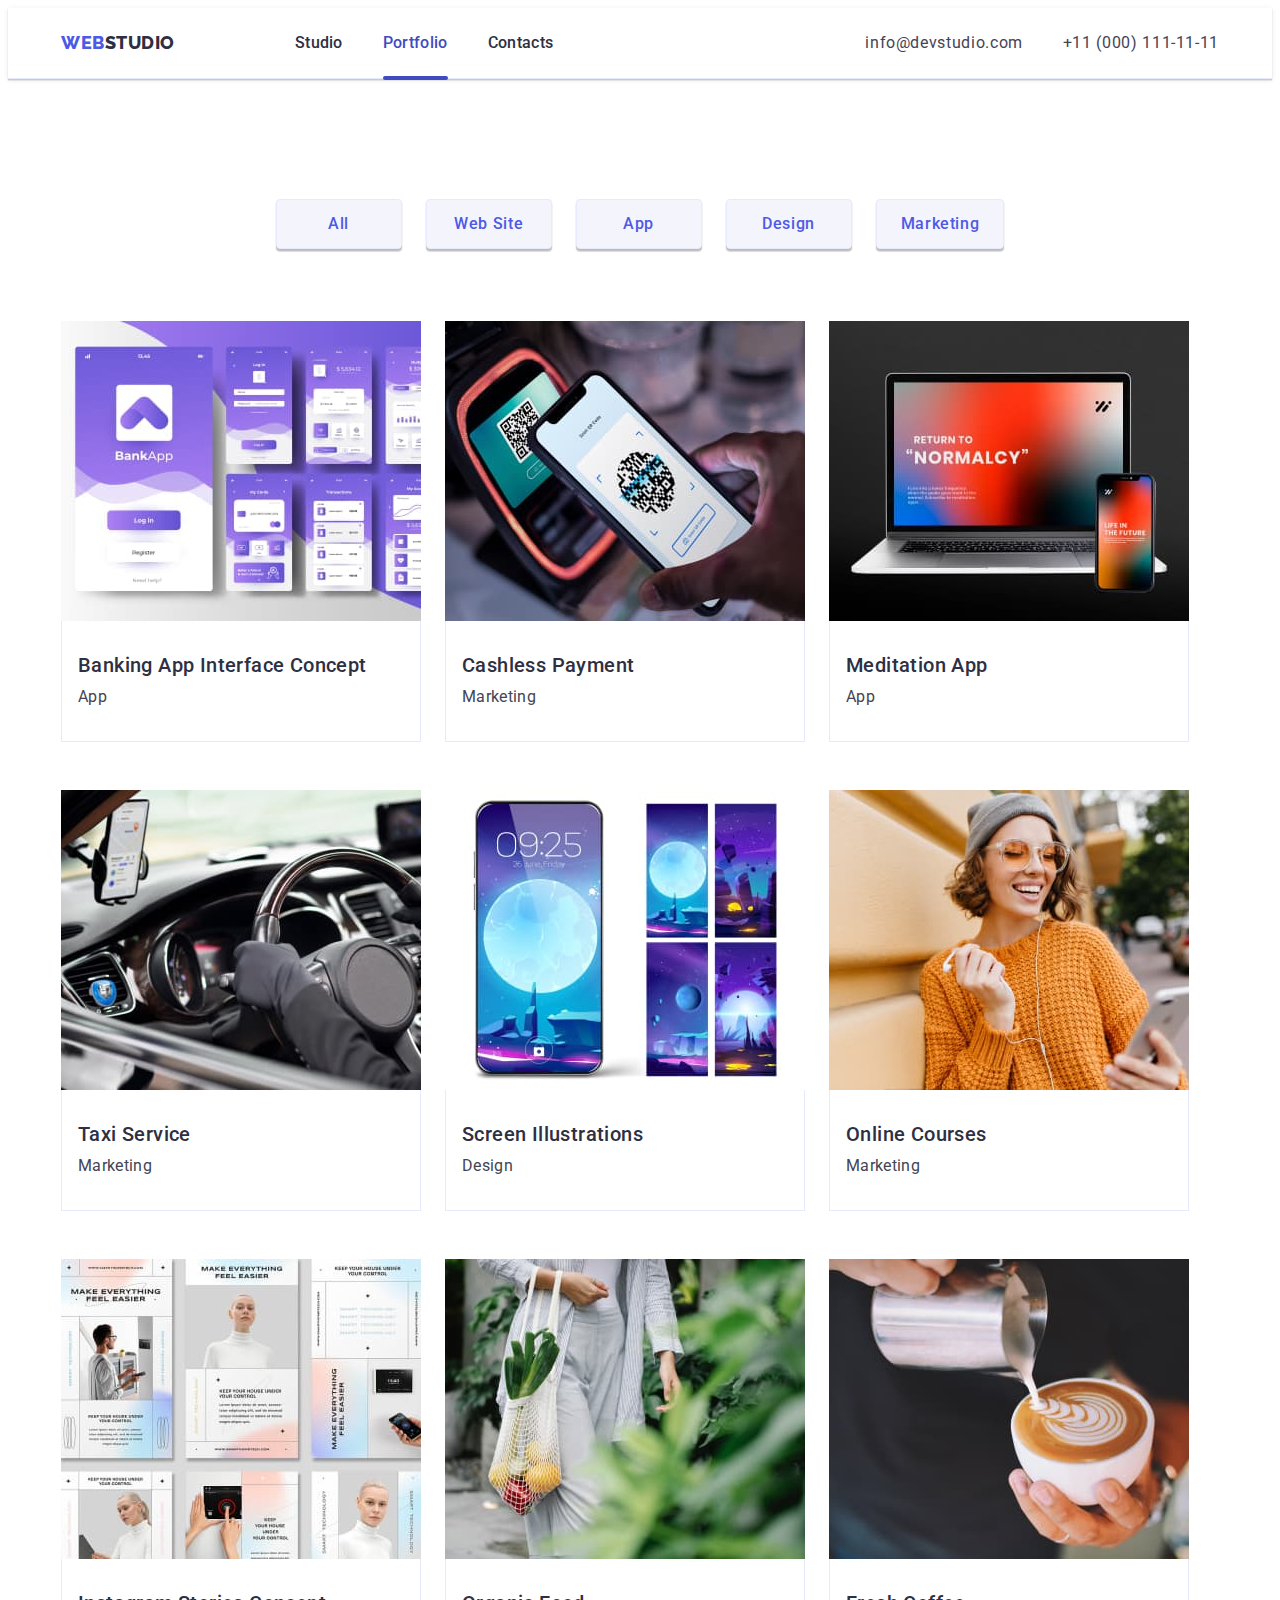
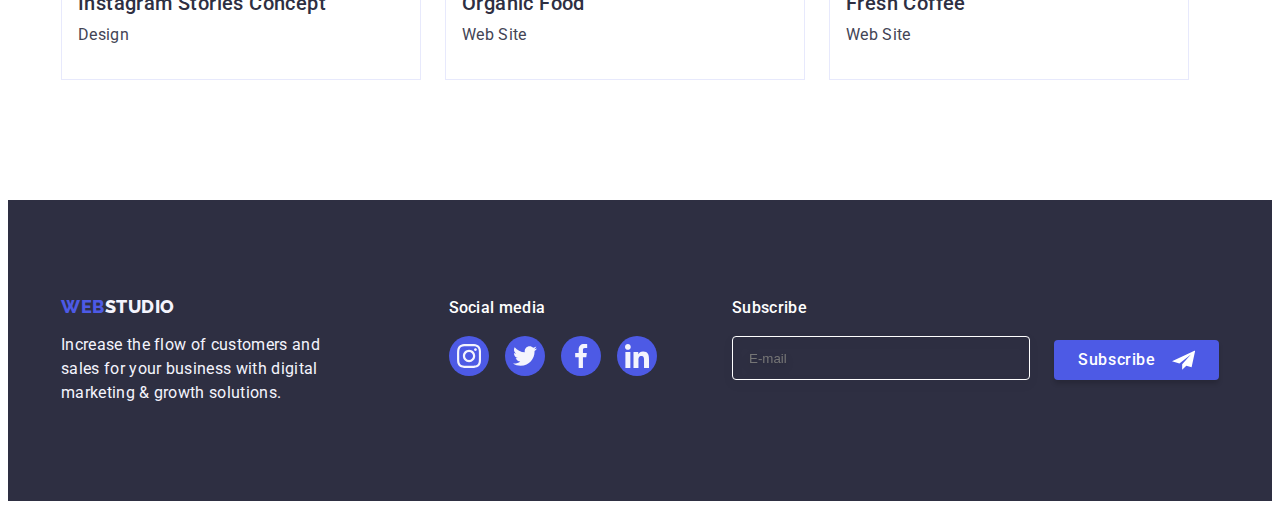
<file: portfolio.html>
<!DOCTYPE html>
<html lang="en">
  <head>
    <meta charset="UTF-8" />
    <meta http-equiv="X-UA-Compatible" content="IE=edge" />
    <meta name="viewport" content="width=device-width, initial-scale=1.0" />

    <link rel="preconnect" href="https://fonts.googleapis.com" />
    <link rel="preconnect" href="https://fonts.gstatic.com" crossorigin />
    <link
      href="https://fonts.googleapis.com/css2?family=Raleway:wght@800&family=Roboto:wght@400;500;700&display=swap"
      rel="stylesheet"
    />
    <title>Portfolio</title>
    <link
      rel="stylesheet"
      href="https://cdnjs.cloudflare.com/ajax/libs/modern-normalize/1.1.0/modern-normalize.min.css"
      integrity="sha512-wpPYUAdjBVSE4KJnH1VR1HeZfpl1ub8YT/NKx4PuQ5NmX2tKuGu6U/JRp5y+Y8XG2tV+wKQpNHVUX03MfMFn9Q=="
      crossorigin="anonymous"
      referrerpolicy="no-referrer"
    />
    <link rel="stylesheet" href="./css/styles.css" />
  </head>

  <body>
    <!-- Header section -->
    <header class="top-header">
      <div class="top-header-container container">
        <a class="header-logo link" href="./index.html"
          >Web<span class="studio-logo">Studio</span></a
        >
        <!-- button-toggle -->
        <button
          class="menu-toggle js-open-menu"
          aria-expanded="false"
          aria-controls="mobile-menu"
        >
          <svg class="icon-burger-btn" width="30" height="19">
            <use href="./images/icons.svg#icon-burger-menu"></use>
          </svg>
        </button>

        <div class="header-menu">
          <nav class="nav-menu">
            <ul class="menu-list list">
              <li class="menu-item">
                <a class="menu-link link" href="./index.html">Studio</a>
              </li>
              <li class="menu-item">
                <a class="menu-link link active" href="./portfolio.html"
                  >Portfolio</a
                >
              </li>
              <li class="menu-item">
                <a class="menu-link link" href="">Contacts</a>
              </li>
            </ul>
          </nav>
          <!-- contacts -->
          <address class="contacts-sec">
            <ul class="contacts-list link list">
              <li class="contacts-items">
                <a
                  class="contact-link link contact-link-second"
                  href="mailto:info@devstudio.com"
                  >info@devstudio.com</a
                >
              </li>
              <li class="contacts-items">
                <a
                  class="contact-link link contact-link-second"
                  href="tel:+110001111111"
                  >+11 (000) 111-11-11</a
                >
              </li>
            </ul>
          </address>
        </div>
      </div>
    </header>

    <main>
      <section class="buttoms section section-but-list">
        <div class="container">
          <h1 class="visually-hidden">секція 1</h1>
          <ul class="but-list list">
            <li>
              <button class="but-item sec-button" type="button">All</button>
            </li>
            <li>
              <button class="but-item sec-button" type="button">
                Web Site
              </button>
            </li>
            <li>
              <button class="but-item sec-button" type="button">App</button>
            </li>
            <li>
              <button class="but-item sec-button" type="button">Design</button>
            </li>
            <li>
              <button class="but-item sec-button" type="button">
                Marketing
              </button>
            </li>
          </ul>

          <ul class="image-post list flex-container">
            <li class="alignment-list-studio portfolio-card-animation">
              <a class="link-examples-work link" href="">
                <div class="portfolio-thumb">
                  <img
                    src="./images/portfolio/banking-app-interface-concept.jpg"
                    alt="banking-app"
                    width="360"
                    height="300"
                  />
                  <p class="text-card-portfolio">
                    14 Stylish and User-Friendly App Design Concepts · Task
                    Manager App · Calorie Tracker App · Exotic Fruit Ecommerce
                    App · Cloud Storage App
                  </p>
                </div>
                <div class="employees-card-portfolio-wrapper">
                  <h2 class="portfolio-card">Banking App Interface Concept</h2>
                  <p class="scroll-title-description">App</p>
                </div>
              </a>
            </li>
            <li class="alignment-list-studio portfolio-card-animation">
              <a class="link-examples-work link" href="">
                <div class="portfolio-thumb">
                  <img
                    src="./images/portfolio/cashless-payment.jpg"
                    alt="cashless-payment"
                    width="360"
                    height="300"
                  />
                  <p class="text-card-portfolio">
                    14 Stylish and User-Friendly App Design Concepts · Task
                    Manager App · Calorie Tracker App · Exotic Fruit Ecommerce
                    App · Cloud Storage App
                  </p>
                </div>
                <div class="employees-card-portfolio-wrapper">
                  <h2 class="portfolio-card">Cashless Payment</h2>
                  <p class="scroll-title-description">Marketing</p>
                </div>
              </a>
            </li>
            <li class="alignment-list-studio portfolio-card-animation">
              <a class="link-examples-work link" href="">
                <div class="portfolio-thumb">
                  <img
                    src="./images/portfolio/meditation-app.jpg"
                    alt="meditation-app"
                    width="360"
                    height="300"
                  />
                  <p class="text-card-portfolio">
                    14 Stylish and User-Friendly App Design Concepts · Task
                    Manager App · Calorie Tracker App · Exotic Fruit Ecommerce
                    App · Cloud Storage App
                  </p>
                </div>
                <div class="employees-card-portfolio-wrapper">
                  <h2 class="portfolio-card">Meditation App</h2>
                  <p class="scroll-title-description">App</p>
                </div>
              </a>
            </li>
            <li class="alignment-list-studio portfolio-card-animation">
              <a class="link-examples-work link" href="">
                <div class="portfolio-thumb">
                  <img
                    src="./images/portfolio/taxi-service.jpg"
                    alt="taxi-service"
                    width="360"
                    height="300"
                  />
                  <p class="text-card-portfolio">
                    14 Stylish and User-Friendly App Design Concepts · Task
                    Manager App · Calorie Tracker App · Exotic Fruit Ecommerce
                    App · Cloud Storage App
                  </p>
                </div>
                <div class="employees-card-portfolio-wrapper">
                  <h2 class="portfolio-card">Taxi Service</h2>
                  <p class="scroll-title-description">Marketing</p>
                </div>
              </a>
            </li>
            <li class="alignment-list-studio portfolio-card-animation">
              <a class="link-examples-work link" href="">
                <div class="portfolio-thumb">
                  <img
                    src="./images/portfolio/screen-illustrations.jpg"
                    alt="screen-illustrations"
                    width="360"
                    height="300"
                  />
                  <p class="text-card-portfolio">
                    14 Stylish and User-Friendly App Design Concepts · Task
                    Manager App · Calorie Tracker App · Exotic Fruit Ecommerce
                    App · Cloud Storage App
                  </p>
                </div>
                <div class="employees-card-portfolio-wrapper">
                  <h2 class="portfolio-card">Screen Illustrations</h2>
                  <p class="scroll-title-description">Design</p>
                </div>
              </a>
            </li>
            <li class="alignment-list-studio portfolio-card-animation">
              <a class="link-examples-work link" href="">
                <div class="portfolio-thumb">
                  <img
                    src="./images/portfolio/online-courses.jpg"
                    alt="online-courses"
                    width="360"
                    height="300"
                  />
                  <p class="text-card-portfolio">
                    14 Stylish and User-Friendly App Design Concepts · Task
                    Manager App · Calorie Tracker App · Exotic Fruit Ecommerce
                    App · Cloud Storage App
                  </p>
                </div>
                <div class="employees-card-portfolio-wrapper">
                  <h2 class="portfolio-card">Online Courses</h2>
                  <p class="scroll-title-description">Marketing</p>
                </div>
              </a>
            </li>
            <li class="alignment-list-studio portfolio-card-animation">
              <a class="link-examples-work link" href="">
                <div class="portfolio-thumb">
                  <img
                    src="./images/portfolio/instagram-stories-concept.jpg"
                    alt="instagram-stories"
                    width="360"
                    height="300"
                  />
                  <p class="text-card-portfolio">
                    14 Stylish and User-Friendly App Design Concepts · Task
                    Manager App · Calorie Tracker App · Exotic Fruit Ecommerce
                    App · Cloud Storage App
                  </p>
                </div>
                <div class="employees-card-portfolio-wrapper">
                  <h2 class="portfolio-card">Instagram Stories Concept</h2>
                  <p class="scroll-title-description">Design</p>
                </div>
              </a>
            </li>
            <li class="alignment-list-studio portfolio-card-animation">
              <a class="link-examples-work link" href="">
                <div class="portfolio-thumb">
                  <img
                    src="./images/portfolio/organic-food.jpg"
                    alt="organic-food"
                    width="360"
                    height="300"
                  />
                  <p class="text-card-portfolio">
                    14 Stylish and User-Friendly App Design Concepts · Task
                    Manager App · Calorie Tracker App · Exotic Fruit Ecommerce
                    App · Cloud Storage App
                  </p>
                </div>
                <div class="employees-card-portfolio-wrapper">
                  <h2 class="portfolio-card">Organic Food</h2>
                  <p class="scroll-title-description">Web Site</p>
                </div>
              </a>
            </li>
            <li class="alignment-list-studio portfolio-card-animation">
              <a class="link-examples-work link" href="">
                <div class="portfolio-thumb">
                  <img
                    src="./images/portfolio/fresh-coffee.jpg"
                    alt="fresh-coffee"
                    width="360"
                    height="300"
                  />
                  <p class="text-card-portfolio">
                    14 Stylish and User-Friendly App Design Concepts · Task
                    Manager App · Calorie Tracker App · Exotic Fruit Ecommerce
                    App · Cloud Storage App
                  </p>
                </div>
                <div class="employees-card-portfolio-wrapper">
                  <h2 class="portfolio-card">Fresh Coffee</h2>
                  <p class="scroll-title-description">Web Site</p>
                </div>
              </a>
            </li>
          </ul>
        </div>
      </section>
    </main>

    <!-- Footer section -->
    <footer class="basement">
      <div class="basement-container container">
        <div class="logoblock">
          <a class="basement-logo-iris link" href="./index.html"
            >Web<span class="basement-logo-cloud">Studio</span></a
          >
          <p class="text-format">
            Increase the flow of customers and sales for your business with
            digital marketing & growth solutions.
          </p>
        </div>

        <div class="social-block">
          <p class="soc-text-format">Social media</p>
          <ul class="list social-list-footer">
            <li class="social-list-footer-item">
              <a href="#" class="social-list-footer-link">
                <svg class="social-list-icon" width="24" height="24">
                  <use href="./images/icons.svg#icon-instagram"></use>
                </svg>
              </a>
            </li>
            <li class="social-list-footer-item">
              <a href="#" class="social-list-footer-link">
                <svg class="social-list-icon" width="24" height="24">
                  <use href="./images/icons.svg#icon-twitter"></use>
                </svg>
              </a>
            </li>
            <li class="social-list-footer-item">
              <a href="#" class="social-list-footer-link">
                <svg class="social-list-icon" width="24" height="24">
                  <use href="./images/icons.svg#icon-facebook"></use>
                </svg>
              </a>
            </li>
            <li class="social-list-footer-item">
              <a href="#" class="social-list-footer-link">
                <svg class="social-list-icon" width="24" height="24">
                  <use href="./images/icons.svg#icon-linkedin"></use>
                </svg>
              </a>
            </li>
          </ul>
        </div>
        <form class="form-subsr">
          <label class="subsr-form-field">
            <span class="form-subsr-lbl">Subscribe</span>
            <input
              type="email"
              name="user_email"
              class="form-subsr-input"
              required
              placeholder="E-mail"
            />
          </label>

          <button type="submit" class="subscr-butn">
            Subscribe
            <svg class="icon-subsr-btn" width="24" height="24">
              <use href="./images/icons.svg#icon-subscr"></use>
            </svg>
          </button>
        </form>
      </div>
    </footer>
  </body>
</html>
</file>
<file: css/styles.css>
:root {
  --primary-font: "Roboto", sans-serif;
  --secondary-font: "Raleway", sans-serif;

  /* Pressed state > CTAs */
  --ocean-button-color: #404bbf;
  /* Primary Brand > CTAs, Focused, Active, states, Links */
  --iris-button-color: #4d5ae5;

  /* Hero background > Hero image background, Modal overlay, Overlay.
  Dark > Overlays, Shadows, Headings */
  --navy-blue-color: #2e2f42;
  /* Success > Valid fields, Success messages */
  --green-color: #31d0aa;
  /* Text > Body text */
  --slate-color: #434455;
  /* Subtle Text > Helper text, Deemphasized text */
  --light-slate-color: #8e8f99;
  /* Accent > Accent color, Hairlines, Subtle backgrounds*/
  --cornflower-color: #e7e9fc;
  /* Light > Light mode backgrounds. Light mode Dialogs/alerts */
  --cloud-background-color: #f4f4fd;
  /* Modal overlay> Overlay> NAVY BLUE modal */
  --navyblue-modal-color: #2e2f42;
  /* Hero background > Hero image background */
  --hero-background-color: #2e2f42;
  /* White background > Header,  team card background */
  --white-color: #ffffff;
  /* Modal background  */
  --dairy-color: #fcfcfc;
}

/* ==================ul and link style configuration================== */

h1,
h2,
h3,
h4,
p {
  margin-top: 0;
  margin-bottom: 0;
}

img {
  display: block;
}

button {
  cursor: pointer;
}

.list {
  list-style: none;
  padding: 0;
  margin: 0;
}

.link {
  text-decoration: none;
}

.visually-hidden {
  position: absolute;
  width: 1px;
  height: 1px;
  margin: -1px;
  border: 0;
  padding: 0;

  white-space: nowrap;
  clip-path: inset(100%);
  clip: rect(0 0 0 0);
  overflow: hidden;
}

.section {
  padding: 96px 0px;
}

/* desktop screen */
@media only screen and (min-width: 1200px) {
  .section {
    padding: 120px 0px;
  }
}

.section-work {
  padding-top: 0;
}

/* ==================/ul and link style configuration================== */

body {
  font-family: var(--primary-font);
  background-color: var(--white-color);
  font-weight: 500;
  color: var(--slate-color);
}

/* mobile  screen. new idea*/
.container {
  min-width: 320px;
  max-width: 428px;
  margin: 0 auto;
  padding-left: 16px;
  padding-right: 16px;
}

/* Tablet  screen*/
@media only screen and (min-width: 768px) {
  .container {
    max-width: 768px;
  }
}

/* descktop screen */
@media only screen and (min-width: 1158px) {
  .container {
    max-width: 1158px;
    padding-left: 15px;
    padding-right: 15px;
  }
}

img {
  display: block;
  max-width: 100%;
  height: auto;
}

/* ==========================HEADER ========================== */
.top-header {
  padding: 24px 0;
  border-bottom: 1px solid var(--cornflower-color);
  box-shadow: 0px 2px 1px rgba(46, 47, 66, 0.08),
    0px 1px 1px rgba(46, 47, 66, 0.16), 0px 1px 6px rgba(46, 47, 66, 0.08);
}

@media only screen and (min-width: 768px) {
  .top-header {
    padding: 0;
  }
}

.top-header-container {
  display: flex;
  align-items: center;
}

@media only screen and (min-width: 768px) {
  .top-header-container {
    flex-direction: row;
    justify-content: space-between;
    min-height: 70px;
    /* max-width: none; */
  }
}

.header-menu {
  width: 100%;
  display: flex;
}

/* розташування в рядок хедера */
.nav-menu {
  /* display: flex; */
  /* flex-wrap: wrap; */
  /* gap: 76px; */
  /* align-items: center; */
  display: flex;
  align-content: center;
  flex-wrap: wrap;
  /* margin-right: auto; */
}

@media only screen and (max-width: 767px) {
  .nav-menu {
    display: none;
  }
}

/* @media only screen and (max-width: 767px) {
  .menu-item {
    display: none;
  }
} */

.header-container {
  display: flex;
  display: none;
}

/* Web logo part*/
.header-logo {
  font-family: var(--secondary-font);
  font-weight: 800;
  font-size: 18px;
  line-height: 1.17;
  color: var(--iris-button-color);
  letter-spacing: 0.03em;
  text-transform: uppercase;
}

@media only screen and (min-width: 1580px) {
  .header-logo {
    /* margin-right: 76px; */
  }
}

/* studio logo part */
.studio-logo {
  color: var(--navy-blue-color);
  margin-right: 120px;
}

.menu-list {
  display: flex;
  gap: 40px;
}

/* .menu-item {
} */

.menu-link {
  position: relative;
  font-size: 16px;
  line-height: 1.5;
  color: var(--navy-blue-color);
  letter-spacing: 0.02em;
  padding: 24px 0;
  transition: color 250ms cubic-bezier(0.4, 0, 0.2, 1);
}
.menu-link:is(:hover, :focus),
.contact-link:is(:hover, :focus) {
  color: var(--ocean-button-color);
}

.active::after {
  content: "";
  position: absolute;
  bottom: 0;
  left: 0;

  display: block;
  width: 100%;
  height: 4px;

  border-radius: 2px;

  background-color: var(--ocean-button-color);
  bottom: -4px;
  transition: transform 250ms cubic-bezier(0.4, 0, 0.2, 1);
}

.menu-link.active {
  color: var(--ocean-button-color);
}

.contacts-sec {
  font-style: normal;
  margin-left: auto;
}

@media only screen and (min-width: 768px) {
  .contacts-sec {
    display: flex;
    align-items: center;
  }
}

@media only screen and (max-width: 767px) {
  .contacts-sec {
    display: none;
  }
}
.contacts-list {
  display: flex;
  gap: 40px;
  align-items: center;
}

@media only screen and (max-width: 1158px) {
  .contacts-list {
    display: block;
  }
}

.contacts-items {
}

@media screen and (min-width: 768px) and (max-width: 1158px) {
  .contacts-items:not(:last-child) {
    margin-bottom: 12px;
  }
}

.contact-link {
  font-weight: 400;
  font-size: 12px;
  line-height: 1.17;

  letter-spacing: 0.04em;

  color: var(--slate-color);
  transition: color 250ms cubic-bezier(0.4, 0, 0.2, 1);
}

@media only screen and (min-width: 1158px) {
  .contact-link {
    font-size: 16px;
    line-height: 1.5;
  }
}

.contact-link-second:is(:hover, :focus) {
  color: var(--ocean-button-color);
}

/* ==========================/HEAD ========================== */

/* ==========================HERO ========================== */
.hero {
  /* add dis-none */
  /* display: none; */

  max-width: 1440px;
  margin-left: auto;
  margin-bottom: auto;
  border-style: cover;

  background-color: var(--hero-background-color);
  letter-spacing: 0.03em;
  margin: 0 auto;
  padding-top: 188px;
  padding-bottom: 188px;

  background-image: linear-gradient(
      rgba(46, 47, 66, 0.7),
      rgba(46, 47, 66, 0.7)
    ),
    url(../images/hero-pic-mob.jpg);

  /* height: 428px; */

  padding: 112px 0;

  background-repeat: no-repeat;
  background-position: center;
  background-size: cover;
}

@media only screen and (min-width: 768px) {
  .hero {
    /* height: 768px; */
  }
}

@media only screen and (min-width: 1158px) {
  .hero {
    padding: 188px 0;
  }
}

@media (min-device-pixel-ratio: 2),
  (min-resolution: 192dpi),
  (min-resolution: 2dppx) {
  .hero {
    background-image: linear-gradient(
        rgba(46, 47, 66, 0.7),
        rgba(46, 47, 66, 0.7)
      ),
      url(../images/hero-pic-mob@2x.jpg);
  }
}

@media only screen and (min-width: 768px) {
  .hero {
    background-image: linear-gradient(
        rgba(46, 47, 66, 0.7),
        rgba(46, 47, 66, 0.7)
      ),
      url(../images/hero-pic-tab.jpg);
  }
  @media (min-device-pixel-ratio: 2),
    (min-resolution: 192dpi),
    (min-resolution: 2dppx) {
    .hero {
      background-image: linear-gradient(
          rgba(46, 47, 66, 0.7),
          rgba(46, 47, 66, 0.7)
        ),
        url(../images/hero-pic-tab@2x.jpg);
    }
  }
}

@media only screen and (min-width: 1158px) {
  .hero {
    background-image: linear-gradient(
        rgba(46, 47, 66, 0.7),
        rgba(46, 47, 66, 0.7)
      ),
      url(../images/hero-pic.jpg);
  }
  @media (min-device-pixel-ratio: 2),
    (min-resolution: 192dpi),
    (min-resolution: 2dppx) {
    .hero {
      background-image: linear-gradient(
          rgba(46, 47, 66, 0.7),
          rgba(46, 47, 66, 0.7)
        ),
        url(../images/hero-pic@2x.jpg);
    }
  }
}

/* text hero 1 */
.hero-tittle {
  max-width: 320px;
  font-size: 36px;
  line-height: 1.11;
  font-weight: 700;

  text-align: center;
  letter-spacing: 0.02em;
  text-transform: capitalize;

  color: var(--white-color);
  text-align: center;
  margin-bottom: 72px;
  margin-left: auto;
  margin-right: auto;
}

@media only screen and (min-width: 768px) {
  .hero-tittle {
    max-width: 496px;

    font-size: 56px;
    line-height: 1.07;
    margin-bottom: 36px;
  }
}

@media only screen and (min-width: 1158px) {
  .hero-tittle {
    font-weight: 700;
    font-size: 56px;
    line-height: 1.07;
    color: var(--white-color);

    letter-spacing: 0.02em;
    margin-bottom: 48px;
  }
}

/* Button Text */
.order-button {
  border: none;
  line-height: 1.5;
  font-family: var(--primary-font);
  font-weight: 500;

  letter-spacing: 0.04em;

  background-color: var(--iris-button-color);
  color: var(--white-color);

  display: block;

  padding: 16px 32px;
  margin-left: auto;
  margin-right: auto;

  min-width: 169px;
  height: 56px;

  border-radius: 4px;
  box-shadow: 0px 4px 4px rgba(0, 0, 0, 0.15);
  transition: background-color 250ms cubic-bezier(0.4, 0, 0.2, 1);
}

.but-primary:is(:hover, :focus) {
  background-color: var(--ocean-button-color);
  color: var(--white-color);
}

/* ==========================/HERO ========================== */

.but-list {
  display: flex;
  flex-wrap: wrap;
  font-style: normal;
  font-size: 16px;
  line-height: 1.5;
  color: var(--navy-blue-color);
  letter-spacing: 0.04em;
  gap: 24px;
  justify-content: center;
  margin-bottom: 72px;
}

.contacts-normal {
  font-style: normal;
}

/* ==========================Scroll-section========================== */
.scr-section {
  /* add dis-none */
  /* display: none; */
}

.title-pages {
  font-style: normal;
  font-weight: 700;
  font-size: 36px;
  line-height: 1.11;
  color: var(--navy-blue-color);
  letter-spacing: 0.02em;
  margin-bottom: 72px;
  text-align: center;
}

.scroll-section {
  display: flex;

  flex-wrap: wrap;
  justify-content: center;
  gap: 72px 24px;

  text-align: center;
}

@media only screen and (min-width: 768px) {
  .scroll-section {
    text-align: left;
  }
}

@media only screen and (min-width: 768px) {
  .scroll-section-item {
    flex-basis: calc((100% - 1 * 24px) / 2);
  }
}

@media only screen and (min-width: 1158px) {
  .scroll-section-item {
    flex-basis: calc((100% - 3 * 24px) / 4);
  }
}

/* .scroll-section-item {
  flex-basis: 100%;
} */

.icon-scroll-section {
  display: flex;
  justify-content: center;
  align-items: center;
  height: 112px;
  margin-bottom: 8px;

  background-color: var(--cloud-background-color);
  border-radius: 4px;
}

@media only screen and (max-width: 1158px) {
  .icon-scroll-section {
    display: none;
  }
}

/* .scroll-list-icon {
} */

.scroll-title {
  font-weight: 700;
  font-size: 36px;
  line-height: 1.1;
  letter-spacing: 0.02em;
  color: var(--navy-blue-color);
  margin-bottom: 8px;
}

@media only screen and (min-width: 1200px) {
  .scroll-title {
    font-weight: 500;
    font-size: 20px;
    line-height: 1.2;
    letter-spacing: 0.02em;
    color: var(--navy-blue-color);
  }
}

.scroll-title-description {
  display: flex;
  font-style: 400;
  font-weight: 500;
  font-size: 16px;
  line-height: 1.5;
  letter-spacing: 0.02em;
  color: var(--slate-color);
  flex-basis: calc((100% - 3 * 24px) / 4);
}

@media only screen and (min-width: 320px) {
  .scroll-title-description {
    text-align: left;
  }
}

@media only screen and (min-width: 1200px) {
  .scroll-title-description {
    font-weight: 400;
  }
}

/* ==========================/Scroll-section========================== */

/* ========================What are we doing========================== */
.doing-section {
  /* add dis-none */
  /* display: none; */
}

@media screen and (min-width: 1158px) {
  .container {
    max-width: 1158px;
    padding-left: 15px;
    padding-right: 15px;
  }
}

@media only screen and (max-width: 1158px) {
  .doing-section {
    display: none;
  }
}

.doing-alignment {
  display: flex;
  flex-wrap: wrap;
  gap: 24px;
  /* flex-basis: calc((100% - 24px * 2) / 3); */
}

/* .we-doing-item {
} */
/* ==========================/What are we doing======================== */

/* =================================TEAM======================== */
.team {
  /* add dis-none */
  /* display: none; */
  background: var(--cloud-background-color);
  font-weight: 500;
  letter-spacing: 0.02em;
  text-align: center;
}

.team-alignment {
  display: flex;
  flex-wrap: wrap;
  gap: 24px;
  row-gap: 72px;
  justify-content: center;
}

.hum-devoloper {
  font-weight: 500;
  font-size: 20px;
  line-height: 1.2;
  letter-spacing: 0.02em;
  color: var(--navy-blue-color);
  /* margin-bottom: 8px; */
  border-radius: 0px 0px 4px 4px;
  box-shadow: 0px 1px 6px rgba(46, 47, 66, 0.08),
    0px 1px 1px rgba(46, 47, 66, 0.16), 0px 2px 1px rgba(46, 47, 66, 0.08);
}

/* .team-alignment-item {
} */

.employees-card-content-wrapper {
  box-shadow: 0px 1px 6px rgba(46, 47, 66, 0.08),
    0px 1px 1px rgba(46, 47, 66, 0.16), 0px 2px 1px rgba(46, 47, 66, 0.08);
  border-radius: 0px 0px 4px 4px;
  background-color: var(--white-color);
  padding: 32px 0;
}

.employees-name {
  font-weight: 500;
  margin-bottom: 8px;
  color: var(--navy-blue-color);
  font-size: 20px;
  line-height: 1.2;
  text-align: center;
  letter-spacing: 0.02em;
}

.employees-description {
  font-style: 400;
  font-weight: 400;
  font-size: 16px;
  line-height: 1.5;
  letter-spacing: 0.02em;
  color: var(--slate-color);
}

.employees-position {
  color: var(--slate-color);
  font-weight: 400;
  font-size: 16px;
  line-height: 1.5;
  text-align: center;
  letter-spacing: 0.02em;
  margin-bottom: 8px;
}

.social-list {
  justify-content: center;
  display: flex;
  gap: 24px;
}

/* .social-list-item {
} */

.social-list-link {
  display: flex;
  justify-content: center;
  align-items: center;
  width: 40px;
  height: 40px;
  border-radius: 50%;
  background-color: var(--iris-button-color);
  transition: background-color 250ms cubic-bezier(0.4, 0, 0.2, 1);
}

.social-list-link:is(:hover, :focus) {
  background-color: var(--ocean-button-color);
}

.social-list-icon {
  fill: var(--cloud-background-color);
}

/* =================================/TEAM=============================== */

/* ===================================CUSTUMERS========================= */

.customers {
  /* add dis-none */
  /* display: none; */
}

.backing-cust {
  padding-top: 120px;
  padding-bottom: 120px;
}

/* .title-pages {
  універсальний
} */

.customers-list {
  display: flex;
  flex-wrap: wrap;

  justify-content: center;
  align-items: center;
  row-gap: 72px;
  column-gap: 16px;
}

@media only screen and (min-width: 768px) {
  .customers-list {
    column-gap: 24px;
  }
}

/* .customers-list-items {
  width: calc((100% - 2 * 24px) / 2);
} */

/* @media only screen and (min-width: 768px) {
  .customers-list-items {
    display: flex;

    justify-content: center;
    row-gap: 72px;
    column-gap: 24px;
    margin-left: auto;
    margin-right: auto;
  }
} */

/* @media only screen and (min-width: 1200px) {
  .customers-list-items {
    display: flex;
    justify-content: center;
    row-gap: 72px;
    column-gap: 24px;
    margin-left: auto;
    margin-right: auto;
  }
} */

.customers-list-link {
  display: flex;

  justify-content: center;
  align-items: center;
  border: 1px solid var(--light-slate-color);
  border-radius: 4px;
  /* width: 100%;
  height: 100%; */
  width: 168px;
  height: 88px;
  color: var(--light-slate-color);
  transition: border-color 250ms cubic-bezier(0.4, 0, 0.2, 1),
    color 250ms cubic-bezier(0.4, 0, 0.2, 1);
}

.customers-list-icon {
  fill: currentColor;
  width: 104px;
  height: 56px;
}

.customers-list-link:is(:hover, :focus) {
  border-color: var(--ocean-button-color);
  color: var(--ocean-button-color);
}

/* ===================================/Custumers============================ */

/* ===================================FOOTER============================ */
.basement {
  /* add dis-none */
  /* display: none; */
  background-color: var(--navy-blue-color);
  padding-top: 96px;
  padding-bottom: 96px;
}

.basement-container {
  margin-left: auto;
  margin-right: auto;
}

@media only screen and (min-width: 768px) {
  .basement-container {
    display: flex;
    flex-wrap: wrap;
    padding-left: 108px;
  }
}

@media only screen and (min-width: 1158px) {
  .basement-container {
    display: flex;
    align-items: baseline;
    padding-left: 15px;
    justify-content: space-between;
  }
}

.logoblock {
  /* max-width: 268px; */
  margin-bottom: 72px;
}

@media only screen and (min-width: 768px) {
  .logoblock {
    margin-right: 24px;
    /* margin-left: 108px; */
  }
}

@media only screen and (min-width: 1158px) {
  .logoblock {
    /* margin-right: 120px; */
    align-items: baseline;
    margin-left: 0px;
    margin-right: 120px;
    margin-bottom: 0;
  }
}

/* Web logo part*/
.basement-logo-iris {
  display: block;
  margin-bottom: 16px;
  font-family: var(--secondary-font);
  font-weight: 800;
  font-size: 18px;
  line-height: 1.17;
  color: var(--iris-button-color);
  letter-spacing: 0.03em;
  text-transform: uppercase;
  text-align: center;
}

@media only screen and (min-width: 768px) {
  .basement-logo-iris {
    text-align: left;
  }
}

/* studio logo part */
.basement-logo-cloud {
  color: var(--cloud-background-color);
  /* font-weight: 800;
  font-size: 18px;
  line-height: 1.17;
  letter-spacing: 0.03em;
  text-transform: uppercase; */
}

/* footer formatting text */
.text-format {
  font-weight: 400;
  font-size: 16px;
  line-height: 1.5;
  color: var(--cloud-background-color);
  letter-spacing: 0.02em;
  width: 268px;

  margin-left: auto;
  margin-right: auto;
}

@media only screen and (min-width: 768px) {
  .text-format {
    max-width: 264px;
    margin: 0 auto;
  }
}

@media only screen and (min-width: 1200px) {
  .text-format {
    min-width: 264px;
    /* margin-right: 120px; */
  }
}

.social-block {
  /* add dis-none */
  /* display: none; */

  /* align-items: baseline; */
  text-align: center;
  margin-bottom: 72px;
}

@media only screen and (min-width: 768px) {
  .social-block {
    /* margin-right: 80px; */
    text-align: left;
  }
}

@media only screen and (min-width: 1158px) {
  .social-block {
    margin-right: 80px;
    margin-bottom: 0;
  }
}

.soc-text-format {
  font-weight: 500;
  font-size: 16px;
  line-height: 1.5;
  color: var(--white-color);
  letter-spacing: 0.02em;
  padding-bottom: 16px;
}

@media only screen and (min-width: 768px) {
  .soc-text-format {
    max-width: 264px;
  }
}

.social-list-footer {
  display: flex;
  justify-content: center;
  justify-content: space-between;
  width: 200px;
  margin: 0 auto;
  margin-bottom: 72px;
  gap: 16px;
  margin-bottom: 0;
}

/* @media only screen and (min-width: 768px) {
  .social-list-footer {
  }
} */

@media only screen and (min-width: 1200px) {
  .social-list-footer {
  }
}

.social-list-footer-link {
  display: flex;
  justify-content: center;
  align-items: center;
  width: 40px;
  height: 40px;
  border-radius: 50%;
  background-color: var(--iris-button-color);
  transition: background-color 250ms cubic-bezier(0.4, 0, 0.2, 1);
}
.social-list-footer-link:is(:hover, :focus) {
  background-color: var(--green-color);
  transition: opacity 250ms cubic-bezier(0.4, 0, 0.2, 1),
    background-color 250ms cubic-bezier(0.4, 0, 0.2, 1);
}

/* .social-list-icon {
універсальний з team
} */

/* ==========================BASEMENT-SUBSCR========================== */
.form-sub-wrapper {
  /* display: flex; */
}

.form-subsr {
  /* position: flex; */
  display: flex;
  flex-direction: column;
  align-items: center;
  justify-content: center;
}

@media only screen and (min-width: 768px) {
  .form-subsr {
    flex-direction: row;
    align-items: flex-end;
  }
}

@media only screen and (min-width: 1158px) {
  .form-subsr {
    /* display: flex; */
    /* align-items: flex-end; */

    /* margin-left: auto; */
    padding-left: 0;
  }
}

.subsr-form-field {
  width: 100%;
}

@media only screen and (min-width: 768px) {
  .subsr-form-field {
    margin-right: 24px;
    width: 100%;
  }
  .form-subsr-input {
    margin-right: 24px;
  }
}

.form-subsr-lbl {
  display: block;
  font-style: normal;
  font-weight: 500;
  font-size: 16px;
  line-height: 1.5;
  letter-spacing: 0.02em;
  color: var(--white-color);
  margin-bottom: 16px;
  text-align: center;
}

@media only screen and (min-width: 768px) {
  .form-subsr-lbl {
    text-align: left;
  }
}

.form-subsr-input {
  width: 100%;
  height: 40px;
  margin-bottom: 16px;
  padding-left: 16px;
  border-radius: 4px;
  border: 1px solid #ffffff;

  filter: drop-shadow(0px 4px 4px rgba(0, 0, 0, 0.15));

  background-color: transparent;
  color: var(--white-color);

  transition: border 250ms cubic-bezier(0.4, 0, 0.2, 1);
}

@media only screen and (min-width: 768px) {
  .form-subsr-input {
    /* margin-right: 46px; */
    /* padding-top: 8px; */
    padding-right: 16px;
    margin: 0;
  }
}

@media only screen and (min-width: 1158px) {
  .form-subsr-input {
    width: 264px;
  }
}

.subscr-butn {
  display: flex;
  justify-content: center;
  align-items: center;

  border: none;
  font-family: var(--primary-font);
  font-weight: 500;
  font-size: 16px;
  line-height: 1.5;

  letter-spacing: 0.04em;

  padding: 8px 24px;
  width: 165px;
  height: 40px;

  background-color: var(--iris-button-color);
  color: var(--white-color);

  border-radius: 4px;
  box-shadow: 0px 4px 4px rgba(0, 0, 0, 0.15);
  transition: background-color 250ms cubic-bezier(0.4, 0, 0.2, 1);
  /* margin-left: 24px; */
  margin: 0 auto;

  cursor: pointer;
}

.subscr-butn:is(:hover, :focus) {
  background-color: var(--ocean-button-color);
}

.icon-subsr-btn {
  fill: var(--white-color);
  margin-left: 16px;
}

@media only screen and (min-width: 768px) {
  .subscr-butn {
    margin-top: 0;
  }
}

/* =====================================Modal-window====================*/
.backdrop {
  /* display: none; */
  position: fixed;
  top: 0;
  left: 0;

  z-index: 100;

  width: 100%;
  height: 100%;
  background-color: rgba(46, 47, 66, 0.4);
  transition: opacity 250ms cubic-bezier(0.4, 0, 0.2, 1),
    visibility 250ms cubic-bezier(0.4, 0, 0.2, 1);
}

.backdrop.is-hidden {
  opacity: 0;
  visibility: hidden;
  pointer-events: none;
}

.modal {
  position: absolute;
  top: 50%;
  left: 50%;
  transform: translate(-50%, -50%);

  /* top: calc(50% - 204px);
  left: calc(50% - 292px); */

  width: 408px;
  min-height: 576px;
  background-color: var(--dairy-color);
  box-shadow: 0px 1px 1px rgba(0, 0, 0, 0.14), 0px 1px 3px rgba(0, 0, 0, 0.12),
    0px 2px 1px rgba(0, 0, 0, 0.2);
  border-radius: 4px;
  transition: transform 250ms cubic-bezier(0.4, 0, 0.2, 1);
  padding-left: 24px;
  padding-right: 24px;
  padding-top: 72px;
  padding-bottom: 24px;
}

@media only screen and (min-width: 320px) {
  .modal {
    max-width: 100%;
    max-height: 100%;
  }
}

.modal-close-btn {
  position: absolute;
  top: 24px;
  right: 24px;

  display: flex;
  justify-content: center;
  align-items: center;

  width: 24px;
  height: 24px;
  padding: 0;

  border-radius: 50%;
  border: 1px solid rgba(0, 0, 0, 0.1);
  /* background-color: var(--dairy-color); */

  background-color: var(--cornflower-color);
  transition: background-color 250ms cubic-bezier(0.4, 0, 0.2, 1),
    border 250ms cubic-bezier(0.4, 0, 0.2, 1);
}

.modal-close-btn:is(:hover, :focus) {
  background-color: var(--ocean-button-color);
  fill: #ffffff;
  border: none;
}

.modal-close-icon {
  transition: fill 250ms cubic-bezier(0.4, 0, 0.2, 1);
}

/* =========================================/MODAL-WINDOW====================*/

/* =========================================MODAL FORM====================*/

.modal-title {
  font-style: 400;
  font-weight: 500;
  font-size: 16px;
  line-height: 1.5;
  text-align: center;
  letter-spacing: 0.02em;

  color: var(--navy-blue-color);
  margin-bottom: 16px;
  /* margin-top: 72px; */
}

.modal-form {
  display: flex;
  flex-direction: column;
  /* flex-direction: row; */
  /* align-items: flex-start; */
  padding: 3px 0px;
  gap: 4px;
}

.modal-form-field {
  margin-bottom: 8px;
}

.modal-form-input-desc {
  display: block;
  font-family: "Roboto";
  font-style: normal;
  font-weight: 400;
  font-size: 12px;
  line-height: 1.17;
  letter-spacing: 0.04em;
  color: var(--light-slate-color);
  margin-bottom: 4px;
}

.modal-form-input-wrapper {
  display: block;
  position: relative;
}

.modal-form-input {
  width: 100%;
  height: 40px;
  border: 1px solid rgba(46, 47, 66, 0.4);
  border-radius: 4px;
  padding-left: 38px;
  transition: border 250ms cubic-bezier(0.4, 0, 0.2, 1);
}

.modal-form-input:focus {
  outline: none;
  border-color: var(--iris-button-color);
}

.modal-form-input:focus + .modal-icon-item {
  fill: var(--iris-button-color);
}

.modal-icon-item {
  position: absolute;
  align-items: center;
  justify-content: center;

  top: 20%;
  left: 10px;

  /* top: 50%;
  left: 0;
  transform: translate(0, -50%);
  padding-left: 16px; */

  transition: fill 250ms cubic-bezier(0.4, 0, 0.2, 1);
}

.modal-form-message {
  resize: none;
  width: 100%;

  height: 120px;
  padding: 8px 16px;
  margin-bottom: 16px;

  border-radius: 4px;
  border: 1px solid rgba(46, 47, 66, 0.4);
  transition: border 250ms cubic-bezier(0.4, 0, 0.2, 1);

  color: rgba(46, 47, 66, 0.4);

  font-size: 12px;
  line-height: 1.17;
  letter-spacing: 0.04em;
}

/* .modal-form-message::placeholder {
  text-transform: uppercase;
} */

.modal-form-message:focus {
  outline: none;
  border-color: var(--iris-button-color);
}

.modal-form-check:checked + .modal-form-check-desc:before {
  background-color: var(--ocean-button-color);
  background-image: url(../images/Vector.svg);
  /* display: flex; */
  background-repeat: no-repeat;
  background-position: center;
  border: none;
}

.modal-form-check-desc {
  display: flex;
  align-items: center;
  font-style: 400;
  font-weight: 400;
  font-size: 12px;
  line-height: 1.17;
  letter-spacing: 0.04em;

  color: var(--light-slate-color);
  margin-bottom: 24px;
}

/* @media only screen and (max-width: 390px) {
  .modal-form-check-desc {
    font-size: 9px;
  }
} */

.modal-form-check-desc::before {
  content: "";
  display: block;
  width: 16px;
  height: 16px;
  border: 1px solid rgba(46, 47, 66, 0.4);
  border-radius: 2px;

  cursor: pointer;
  margin-right: 8px;
}

@media only screen and (max-width: 390px) {
  .modal-form-check-desc::before {
    width: 14px;
    height: 14px;
    margin-right: 6px;
  }
}

.modal-form-check-desc > a {
  color: var(--iris-button-color);
}

@media only screen and (max-width: 390px) {
  .check-priv-pol {
    font-size: 9px;
  }
}
/* @media only screen and (max-width: 390px) {
  .link-priv-pol {
    font-size: 9px;
  }
} */

.modal-form-submit {
  align-self: center;
  display: block;
  width: 169px;

  border: none;
  /* outline: none; */

  font-weight: 500;
  font-size: 16px;
  line-height: 1.5;

  align-items: center;
  text-align: center;
  letter-spacing: 0.04em;

  color: var(--white-color);

  padding: 16px 32px;
  margin-left: auto;
  margin-right: auto;

  border-radius: 4px;
  box-shadow: 0px 4px 4px rgba(0, 0, 0, 0.15);

  background-color: var(--iris-button-color);

  transition: background-color 250ms cubic-bezier(0.4, 0, 0.2, 1);
}

.modal-form-submit:is(:hover, :focus) {
  background-color: var(--ocean-button-color);
  color: var(--white-color);
}

/* ==========================PORTFOLIO========================== */

/* portfolio */
.preform {
  letter-spacing: 0.03em;
}

/* лого підвалу */
/* .studio-logo {
  font-family: var(--secondary-font);
  font-style: ExtraBold;
  font-weight: 800;
  font-size: 18px;
  line-height: 1.17;
  color: var(--navy-blue-color);
  letter-spacing: 0.03em;
  text-transform: uppercase;
} */

.flex-container {
  display: flex;
  flex-wrap: wrap;
  gap: 48px 24px;
}

/* .alignment-list-studio {
  flex-basis: calc((100% - 24px * 2) / 3);
} */

.link-examples-work:hover .text-card-portfolio,
.link-examples-work:focus .text-card-portfolio {
  /* transform: translate(0, 0); */
  transform: translateY(0%);
}

.link-examples-work {
  /* position: relative; */
  display: block;
  transition: box-shadow 250ms cubic-bezier(0.4, 0, 0.2, 1);
}

.link-examples-work:is(:hover, :focus) {
  box-shadow: 0px 1px 6px rgba(46, 47, 66, 0.08),
    0px 1px 1px rgba(46, 47, 66, 0.16), 0px 2px 1px rgba(46, 47, 66, 0.08);
}

.head-logo-port {
  letter-spacing: 0.03em;
}

.but-item {
  font-style: normal;
  font-weight: 500;
  font-size: 16px;
  line-height: 1.5;
  background-color: var(--cloud-background-color);
  color: var(--iris-button-color);
  font-family: var(--primary-font);

  letter-spacing: 0.04em;
  border: 1px solid var(--cornflower-color);
  border-radius: 4px;
  box-shadow: 0px 3px 1px rgba(0, 0, 0, 0.1), 0px 2px 1px rgba(0, 0, 0, 0.08),
    0px 2px 2px rgba(0, 0, 0, 0.12);

  display: flex;
  flex-direction: row;
  justify-content: center;
  align-items: center;
  padding: 12px 24px;

  min-width: 126px;

  transition: color 250ms cubic-bezier(0.4, 0, 0.2, 1),
    background-color 250ms cubic-bezier(0.4, 0, 0.2, 1),
    border-color 250ms cubic-bezier(0.4, 0, 0.2, 1),
    box-shadow 250ms cubic-bezier(0.4, 0, 0.2, 1);
}

.sec-button:is(:hover, :focus) {
  color: var(--white-color);
  background-color: var(--ocean-button-color);

  border: 1px solid transparent;
}

.employees-card-portfolio-wrapper {
  border-left: 1px solid var(--cornflower-color);
  border-right: 1px solid var(--cornflower-color);
  border-bottom: 1px solid var(--cornflower-color);

  background-color: var(--white-color);
  display: flex;
  flex-direction: column;
  justify-content: center;
  align-items: flex-start;
  padding: 32px 16px;
}

.portfolio-card {
  font-weight: 500;
  font-size: 20px;
  line-height: 1.2;
  letter-spacing: 0.02em;
  color: var(--navy-blue-color);
  margin-bottom: 8px;
}

.portfolio-thumb {
  position: relative;
  overflow: hidden;
}

/* .overlay-card-portfolio {
  position: absolute;
  top: 0;
  left: 0;

  width: 100%;
  height: 100%;

  background-color: var(--iris-button-color);

  transform: translate(0, 100%);
  transition: transform 250ms cubic-bezier(0.4, 0, 0.2, 1);
} */

.text-card-portfolio {
  position: absolute;
  top: 0;
  left: 0;

  width: 100%;
  height: 100%;

  font-size: 16px;
  line-height: 1.5;
  letter-spacing: 0.02em;
  padding: 40px 32px;

  color: var(--cloud-background-color);
  background-color: var(--iris-button-color);

  /* transform: translate(0, 100%); */
  transform: translateY(100%);
  transition: transform 250ms cubic-bezier(0.4, 0, 0.2, 1);
}

/* =====================MOBILE-MENU=========================== */
.menu-toggle {
  min-height: 40px;
  min-width: 40px;
  display: flex;
  align-items: center;
  justify-content: center;

  margin: 0;
  margin-left: auto;
  padding: 0;
  background-color: transparent;
  cursor: pointer;

  border: none;
  border-radius: 50%;
}

@media (min-width: 768px) {
  .menu-toggle {
    display: none;
  }
}

.menu-toggle:hover,
.menu-toggle:focus {
  background-color: rgba(0, 0, 0, 0.1);
}

.menu-toggle-close-btn {
  position: absolute;
  top: 24px;
  right: 24px;

  display: flex;
  justify-content: center;
  align-items: center;

  width: 24px;
  height: 28px;
  padding: 0;

  border-radius: 50%;
  border: 1px solid rgba(0, 0, 0, 0.1);
}

.menu-container {
  /* add dis-none */
  /* display: none; */
  position: fixed;
  top: 0;
  left: 0;

  display: flex;
  flex-direction: column;

  width: 100vw;
  height: 100vh;
  padding-left: 36px;
  padding-right: 39px;
  padding-top: 80px;
  padding-bottom: 40px;
  background-color: var(--white-color);
  z-index: 999;

  transform: translateX(100%);
  transition: transform 250ms ease-in-out;
}

.menu-container.is-open {
  transform: translateX(0);
}

.menu-container .menu-toggle {
  position: absolute;
  top: 16px;
  right: 16px;
  /* color: #fff; */
}

.mobile-menu {
  /* padding: 0; */
  margin-bottom: auto;
  /* list-style: none; */
}

.mobile-menu .link {
  display: block;
  padding: 10px;
  /* color: #fff; */
  /* text-decoration: none; */
}

.mobile-menu-items {
  /* position: relative; */
  font-weight: 700;
  font-size: 36px;
  line-height: 1.11;
  color: var(--navy-blue-color);
  letter-spacing: 0.02em;
  padding: 40px 0;
}

.mobile-contacts {
  margin-bottom: 48px;
}

.mobile-contacts-tel {
  display: block;
  font-weight: 700;
  font-size: 36px;
  line-height: 1.11;
  letter-spacing: 0.02em;
  color: var(--iris-button-color);
  margin-bottom: 40px;
}

@media only screen and (max-width: 427px) {
  .mobile-contacts-tel {
    font-size: 25px;
  }
}

.mobile-contacts-email {
  font-weight: 500;
  font-size: 20px;
  line-height: 1.2;
  letter-spacing: 0.02em;
  /* padding-top: 20px; */

  color: var(--slate-color);
}

.mobile-socials {
  justify-content: flex-start;
  gap: 56px;
}

@media screen and (max-width: 427px) {
  .mobile-socials {
    gap: 35px;
  }
}

/* коліп бургера */
.icon-burger-btn {
  fill: var(--navy-blue-color);
}

.icon-close-mob-btn {
  fill: var(--navy-blue-color);
}
</file>
